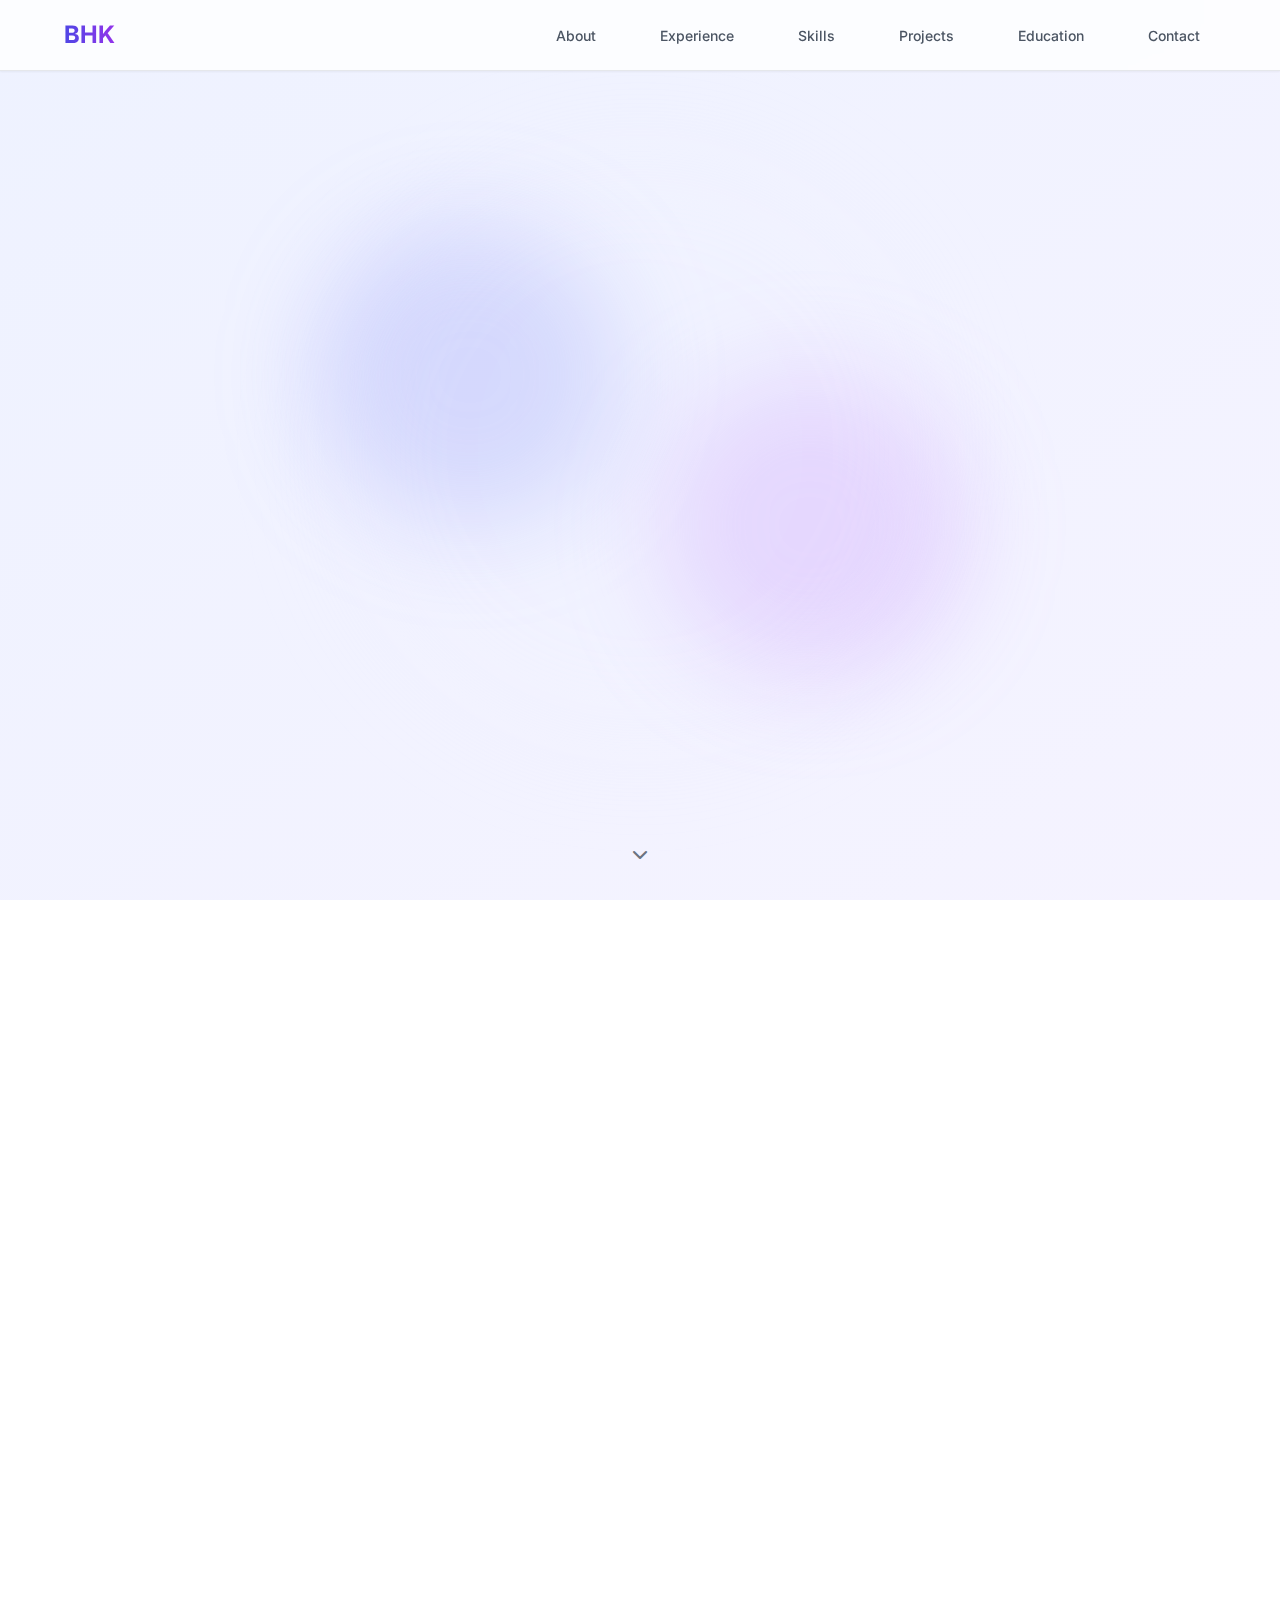
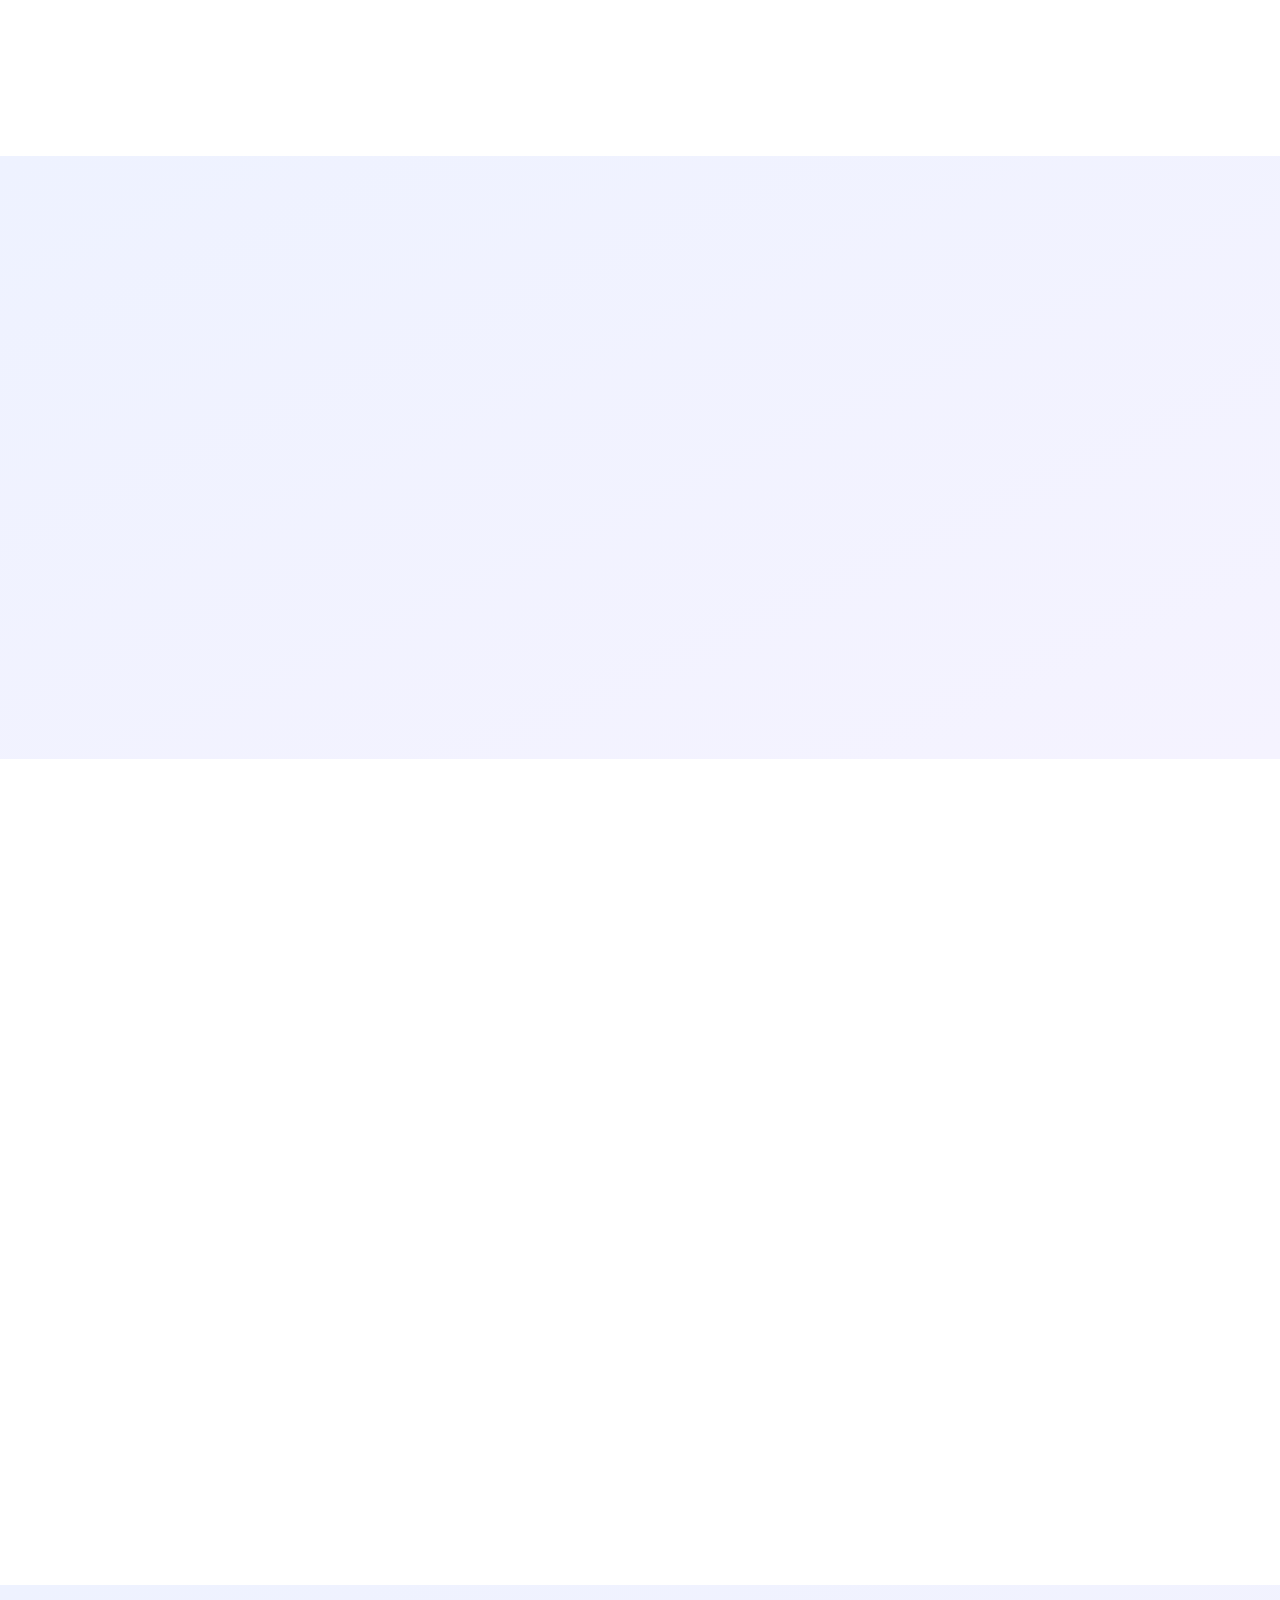
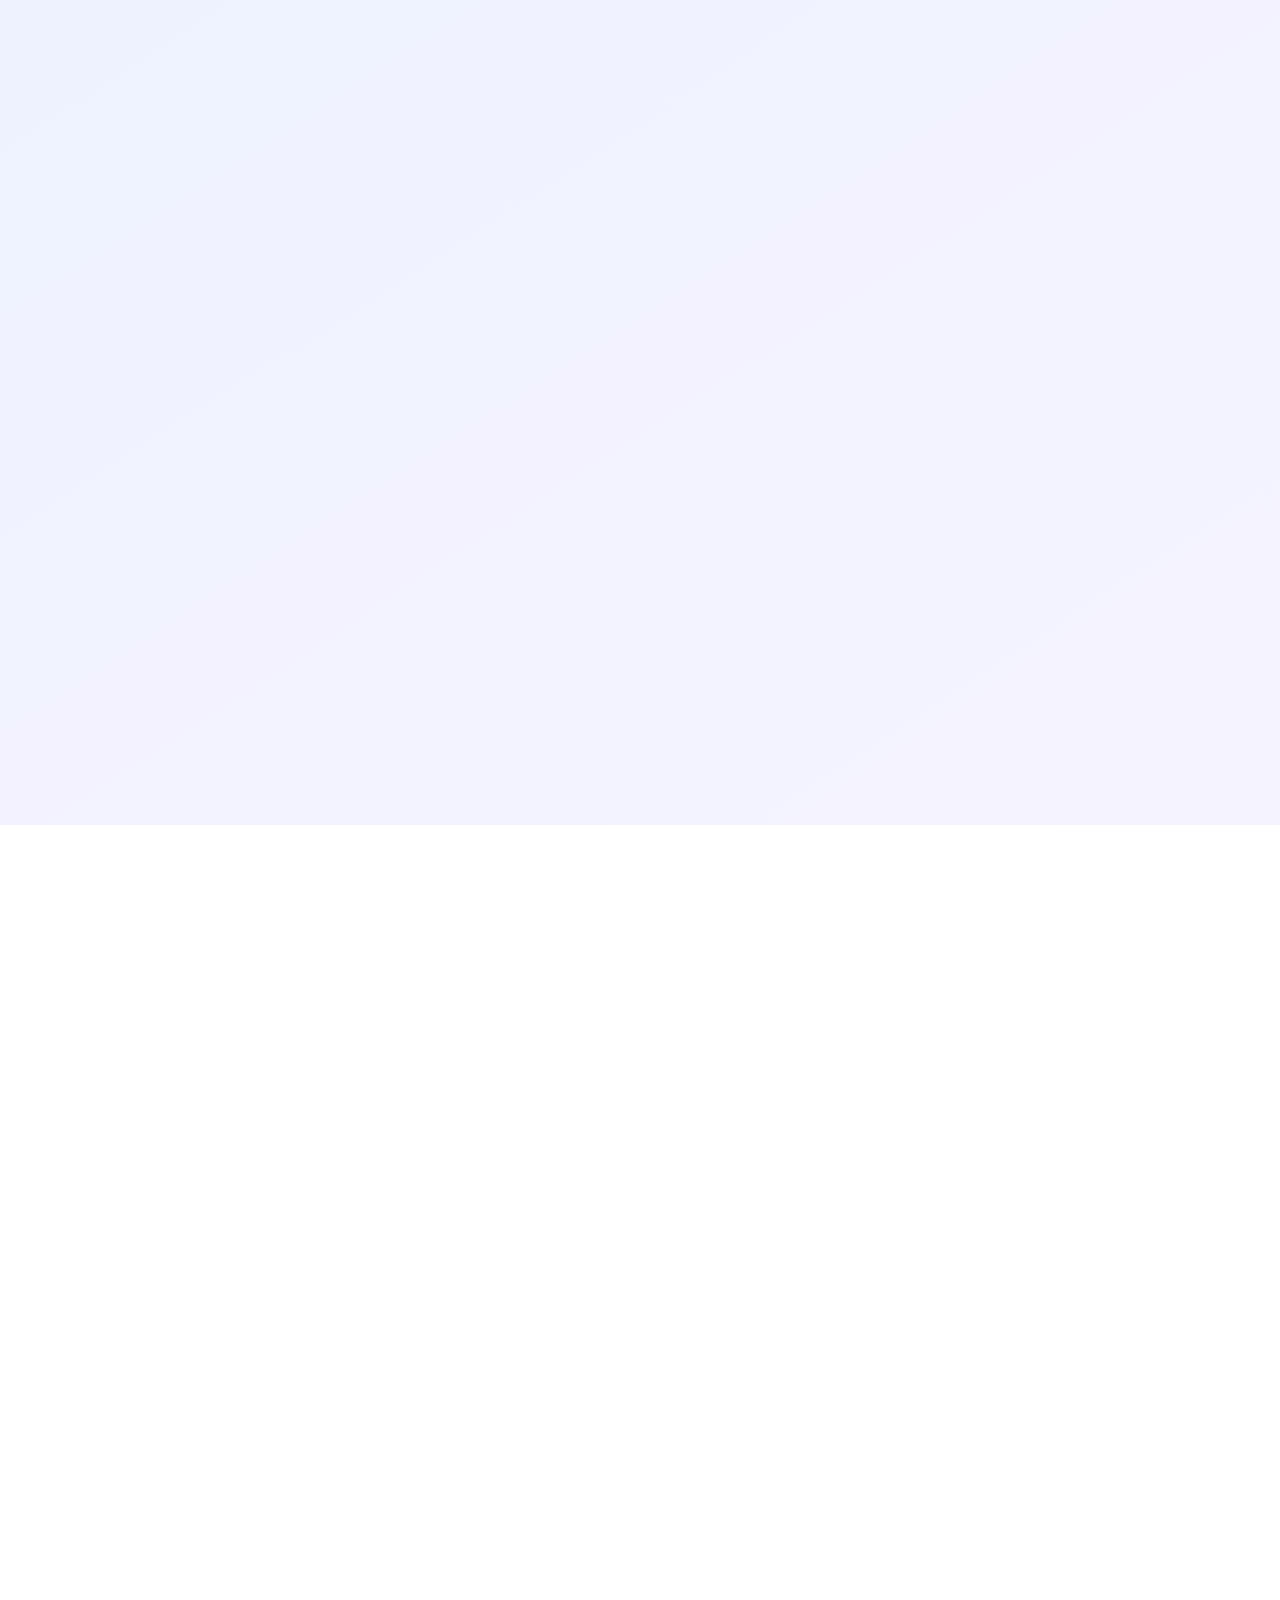
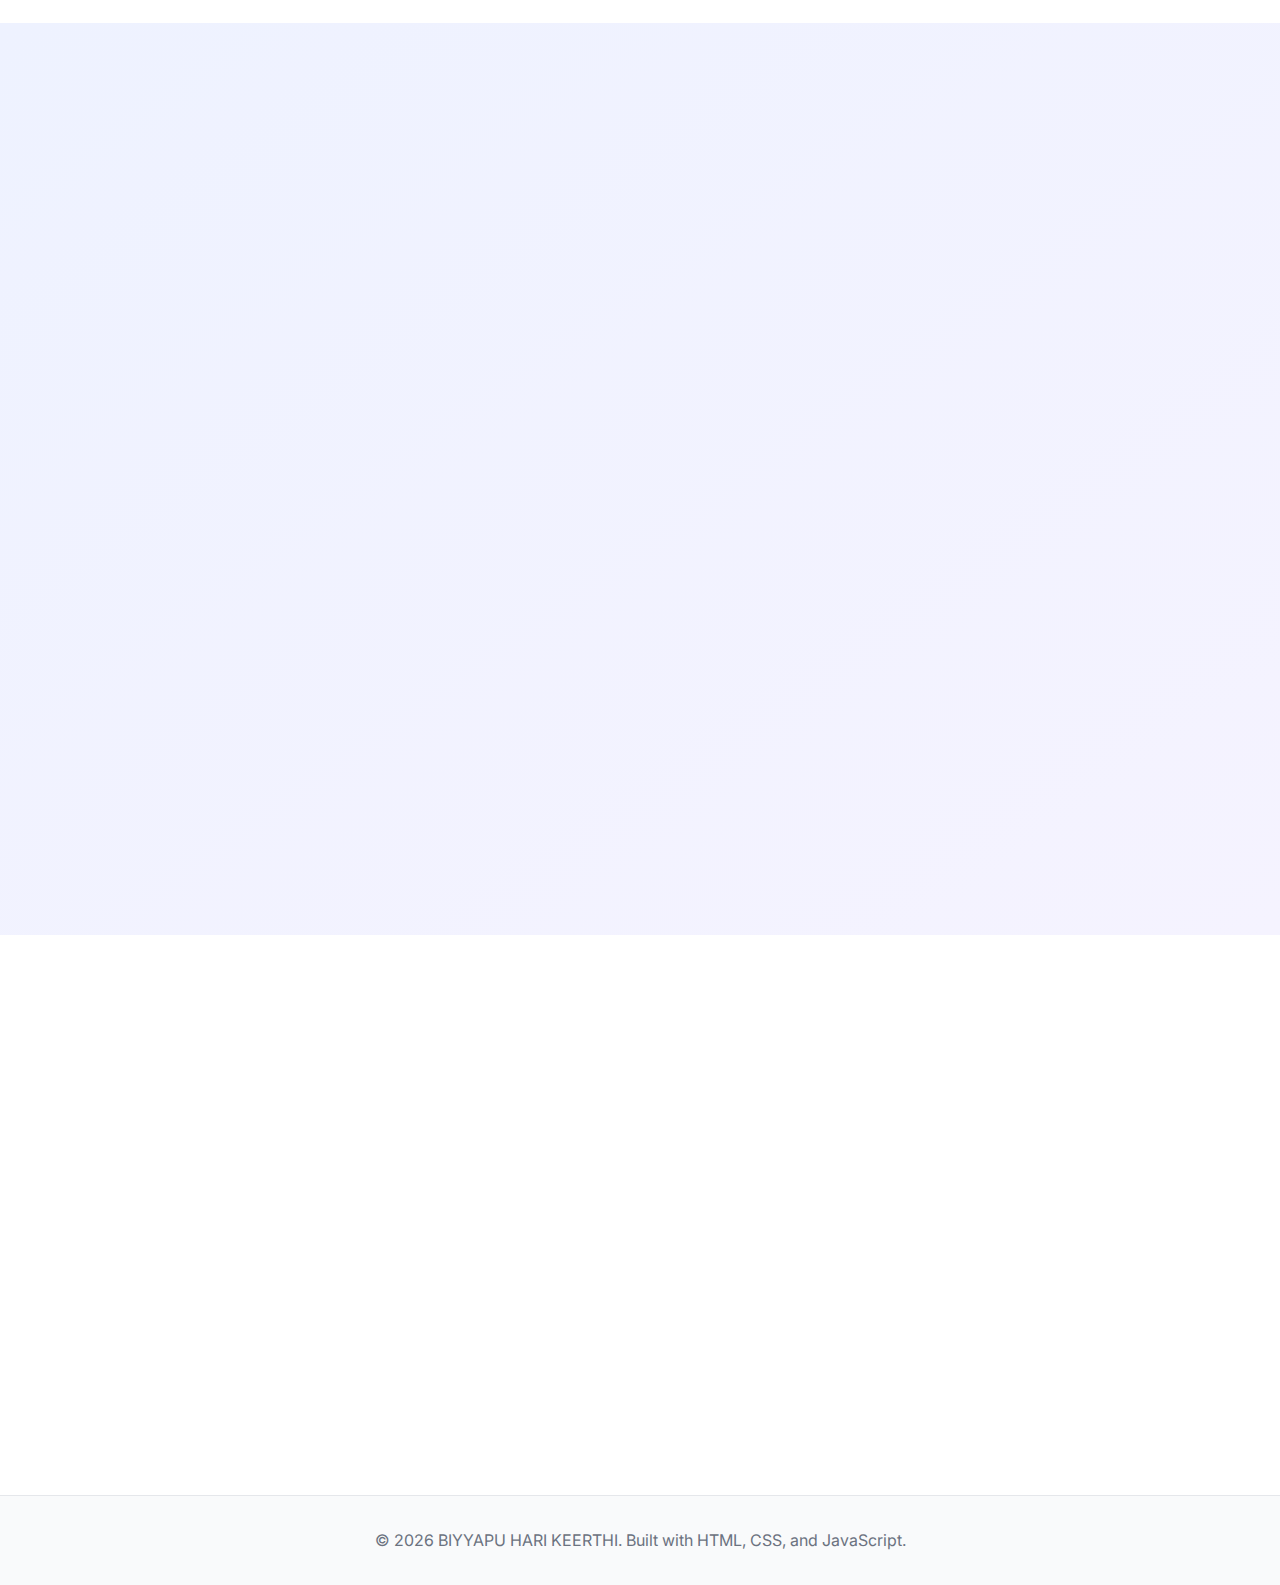
<file: index.html>
<!DOCTYPE html>
<html lang="en">

<head>
  <meta charset="UTF-8">
  <meta name="viewport" content="width=device-width, initial-scale=1.0">
  <title>Biyyapu Hari Keerthi - Portfolio</title>
  <link rel="stylesheet" href="styles.css">
  <link rel="stylesheet" href="https://cdnjs.cloudflare.com/ajax/libs/font-awesome/6.4.0/css/all.min.css">
  <link href="https://fonts.googleapis.com/css2?family=Inter:wght@300;400;500;600;700&display=swap" rel="stylesheet">
</head>

<body>
  <!-- Navigation -->
  <nav id="main-nav">
    <div class="container">
      <div class="nav-content">
        <div class="logo">BHK</div>
        <div class="nav-links">
          <button class="nav-link" data-section="about">About</button>
          <button class="nav-link" data-section="experience">Experience</button>
          <button class="nav-link" data-section="skills">Skills</button>
          <button class="nav-link" data-section="projects">Projects</button>
          <button class="nav-link" data-section="education">Education</button>
          <button class="nav-link" data-section="contact">Contact</button>
        </div>
      </div>
    </div>
  </nav>

  <!-- Hero Section -->
  <section id="hero" class="section">
    <div class="hero-bg">
      <div class="hero-blob hero-blob-1"></div>
      <div class="hero-blob hero-blob-2"></div>
      <div class="hero-blob hero-blob-3"></div>
    </div>
    <div class="container">
      <div class="hero-content">
        <h1 class="hero-title">
          <span id="firstName">BIYYAPU SAI HARI</span>
          <span id="lastName">KRISHNA</span>
        </h1>
        <p class="hero-subtitle" id="title"></p>
        <p class="hero-description" id="subtitle"></p>
        <div class="hero-buttons">
          <button class="btn btn-primary" data-section="projects">View My Work</button>
          <button class="btn btn-outline" data-section="contact">Get In Touch</button>
          <a href="https://drive.usercontent.google.com/u/0/uc?id=1Vz5a2u6YUtk91A5r5ov5plfCTFgwKi_d&export=download" download>
            <button class="btn btn-outline btn-download">
              <i class="fas fa-download"></i>
              Download Resume
            </button>
          </a>

        </div>
        <div class="social-links">
          <a href="#" id="github-link" target="_blank" class="social-link">
            <i class="fab fa-github"></i>
          </a>
          <a href="#" id="linkedin-link" target="_blank" class="social-link">
            <i class="fab fa-linkedin"></i>
          </a>
          <a href="#" id="email-link" class="social-link">
            <i class="fas fa-envelope"></i>
          </a>
        </div>
      </div>
    </div>
    <div class="scroll-indicator">
      <i class="fas fa-chevron-down"></i>
    </div>
  </section>

  <!-- About Section -->
  <section id="about" class="section">
    <div class="container">
      <div class="section-header">
        <h2 class="section-title">About Me</h2>
        <div class="section-divider"></div>
      </div>
      <div class="about-content">
        <div class="about-text">
          <div class="card gradient-card">
            <p id="about-description" class="about-paragraph"></p>
            <p id="about-objective" class="about-paragraph"></p>
            <div class="about-details">
              <div class="about-detail">
                <i class="fas fa-map-marker-alt"></i>
                <span id="location"></span>
              </div>
              <div class="about-detail">
                <i class="fas fa-phone"></i>
                <span id="phone"></span>
              </div>
            </div>
          </div>
        </div>
        <div class="about-skills">
          <div class="skill-card">
            <i class="fas fa-microchip"></i>
            <h3>Hardware & FPGA</h3>
            <p>Verilog HDL, FPGA Programming, ModelSim, Vivado</p>
          </div>
          <div class="skill-card">
            <i class="fas fa-brain"></i>
            <h3>AI & ML</h3>
            <p>Machine Learning, Deep Learning (CNN), Linear Regression</p>
          </div>
          <div class="skill-card">
            <i class="fas fa-database"></i>
            <h3>Data & Analytics</h3>
            <p>SQL, Power BI, Python (Pandas, NumPy)</p>
          </div>
          <div class="skill-card">
            <i class="fas fa-code"></i>
            <h3>Programming</h3>
            <p>Python, C++, C, HTML, CSS, Django</p>
          </div>
        </div>

      </div>
      <div class="interests-section">
        <h3>Areas of Interest</h3>
        <div class="interests-container" id="interests-container"></div>
      </div>
    </div>
  </section>

  <!-- Experience Section -->
  <section id="experience" class="section section-alt">
    <div class="container">
      <div class="section-header">
        <h2 class="section-title">Experience</h2>
        <div class="section-divider"></div>
      </div>
      <div class="experience-container" id="experience-container">
        <!-- Experience cards will be inserted here by JavaScript -->
      </div>
    </div>
  </section>

  <!-- Skills Section -->
  <section id="skills" class="section">
    <div class="container">
      <div class="section-header">
        <h2 class="section-title">Skills</h2>
        <div class="section-divider"></div>
      </div>
      <div class="skills-grid" id="skills-grid">
        <!-- Skill categories will be inserted here by JavaScript -->
      </div>
      <div class="soft-skills-section">
        <h3>Soft Skills</h3>
        <div class="soft-skills-container" id="soft-skills-container">
          <!-- Soft skills will be inserted here by JavaScript -->
        </div>
      </div>
    </div>
  </section>

  <!-- Projects Section -->
  <section id="projects" class="section section-alt">
    <div class="container">
      <div class="section-header">
        <h2 class="section-title">Featured Projects</h2>
        <div class="section-divider"></div>
      </div>
      <div class="projects-grid" id="projects-grid">
        <!-- Project cards will be inserted here by JavaScript -->
      </div>
    </div>
  </section>

  <!-- Education Section -->
  <section id="education" class="section">
    <div class="container">
      <div class="section-header">
        <h2 class="section-title">Education</h2>
        <div class="section-divider"></div>
      </div>
      <div class="education-container" id="education-container">
        <!-- Education cards will be inserted here by JavaScript -->
      </div>
    </div>
  </section>

  <!-- Achievements Section -->
  <section id="achievements" class="section section-alt">
    <div class="container">
      <div class="section-header">
        <h2 class="section-title">Achievements & Certifications</h2>
        <div class="section-divider"></div>
      </div>
      <div class="achievements-grid">
        <div class="achievements-column">
          <div class="card">
            <div class="card-header">
              <h3><i class="fas fa-award award-icon-yellow"></i> Achievements</h3>
            </div>
            <div class="card-content" id="achievements-container">
              <!-- Achievement items will be inserted here by JavaScript -->
            </div>
          </div>
        </div>
        <div class="achievements-column">
          <div class="card">
            <div class="card-header">
              <h3>
                <i class="fas fa-award award-icon-blue"></i> Certifications
                <span class="clickable-text">(clickable)</span>
              </h3>
            </div>
            <div class="card-content" id="certifications-container">
              <!-- Certification items will be inserted here by JavaScript -->
            </div>
          </div>
        </div>
      </div>
    </div>
  </section>

  <!-- Contact Section -->
  <section id="contact" class="section">
    <div class="container">
      <div class="section-header">
        <h2 class="section-title">Get In Touch</h2>
        <div class="section-divider"></div>
        <p class="section-description">
          I'm always open to discussing new opportunities, collaborations, or just having a chat about technology and
          innovation.
        </p>
      </div>
      <div class="contact-grid" id="contact-grid">
        <!-- Contact cards will be inserted here by JavaScript -->
      </div>
    </div>
  </section>

  <!-- Footer -->
  <footer>
    <div class="container">
      <p id="footer-text"></p>
    </div>
  </footer>

  <script src="script.js"></script>
</body>

</html>
</file>
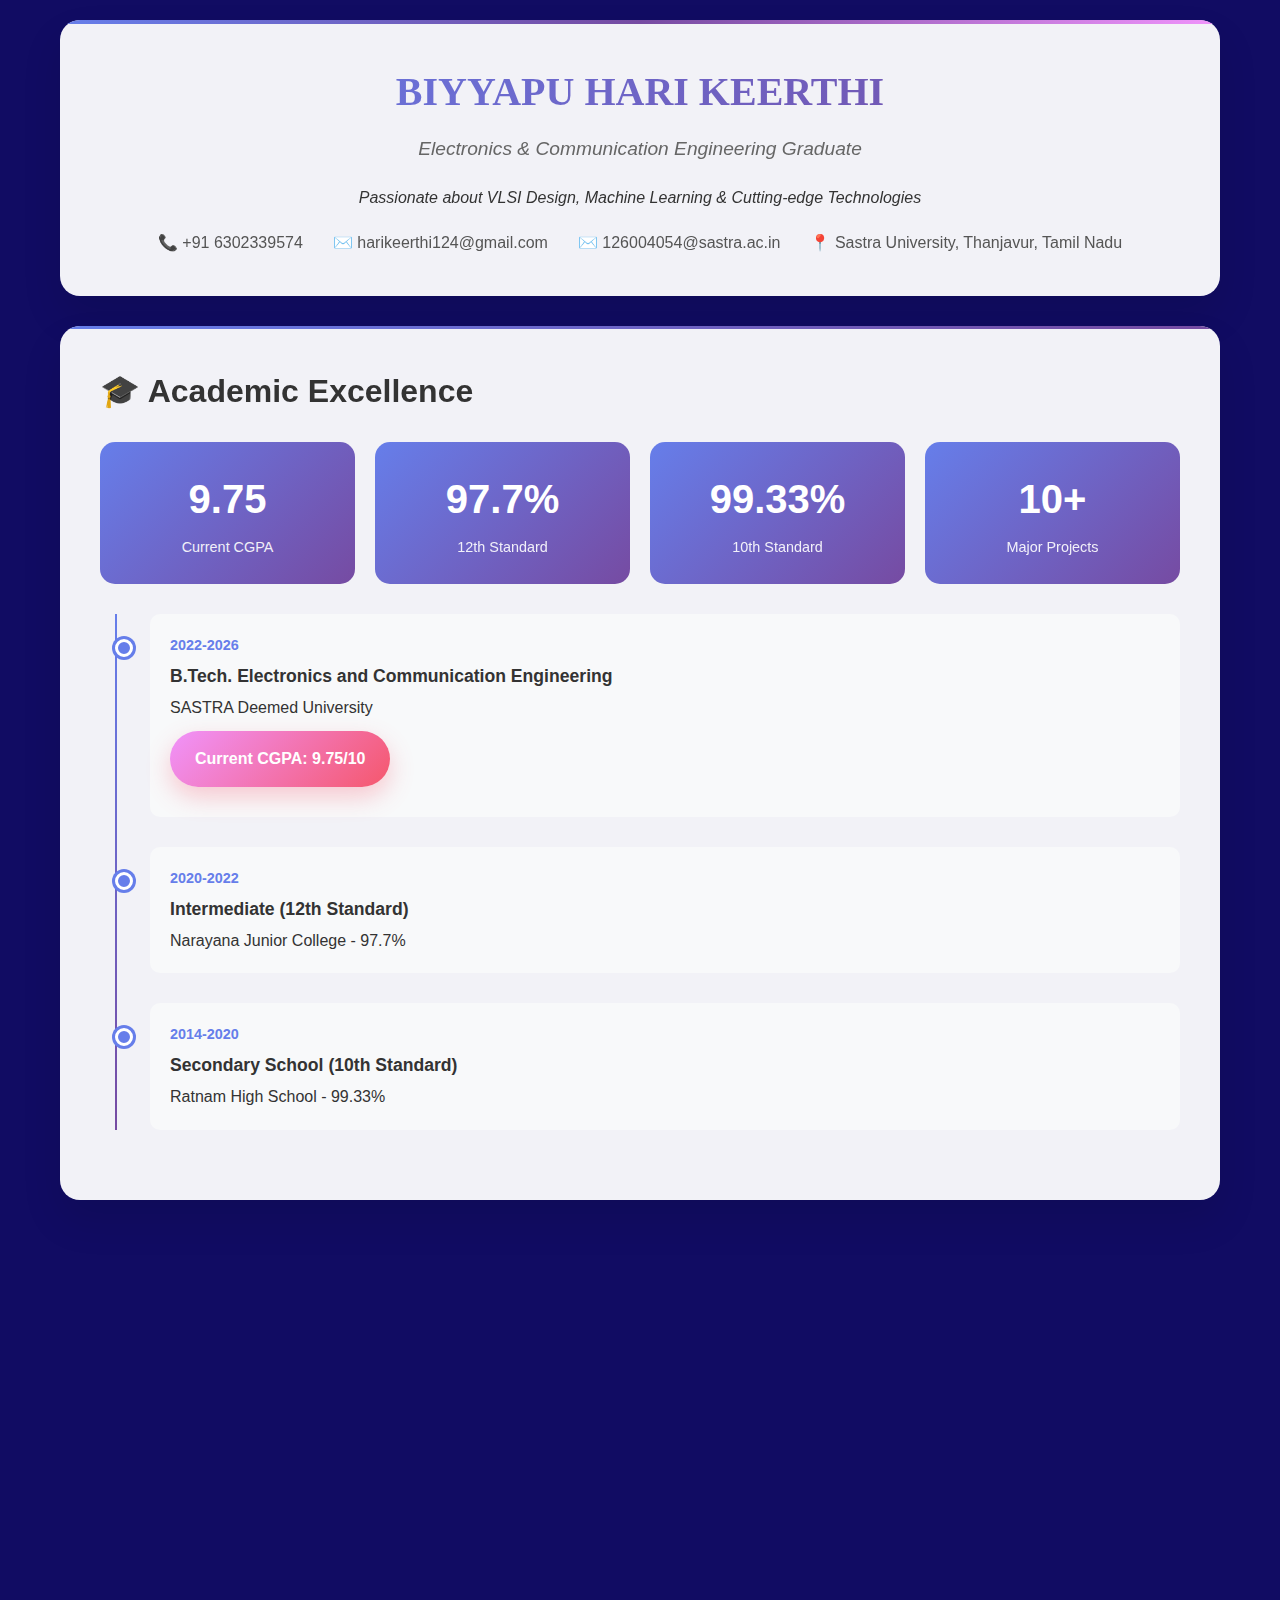
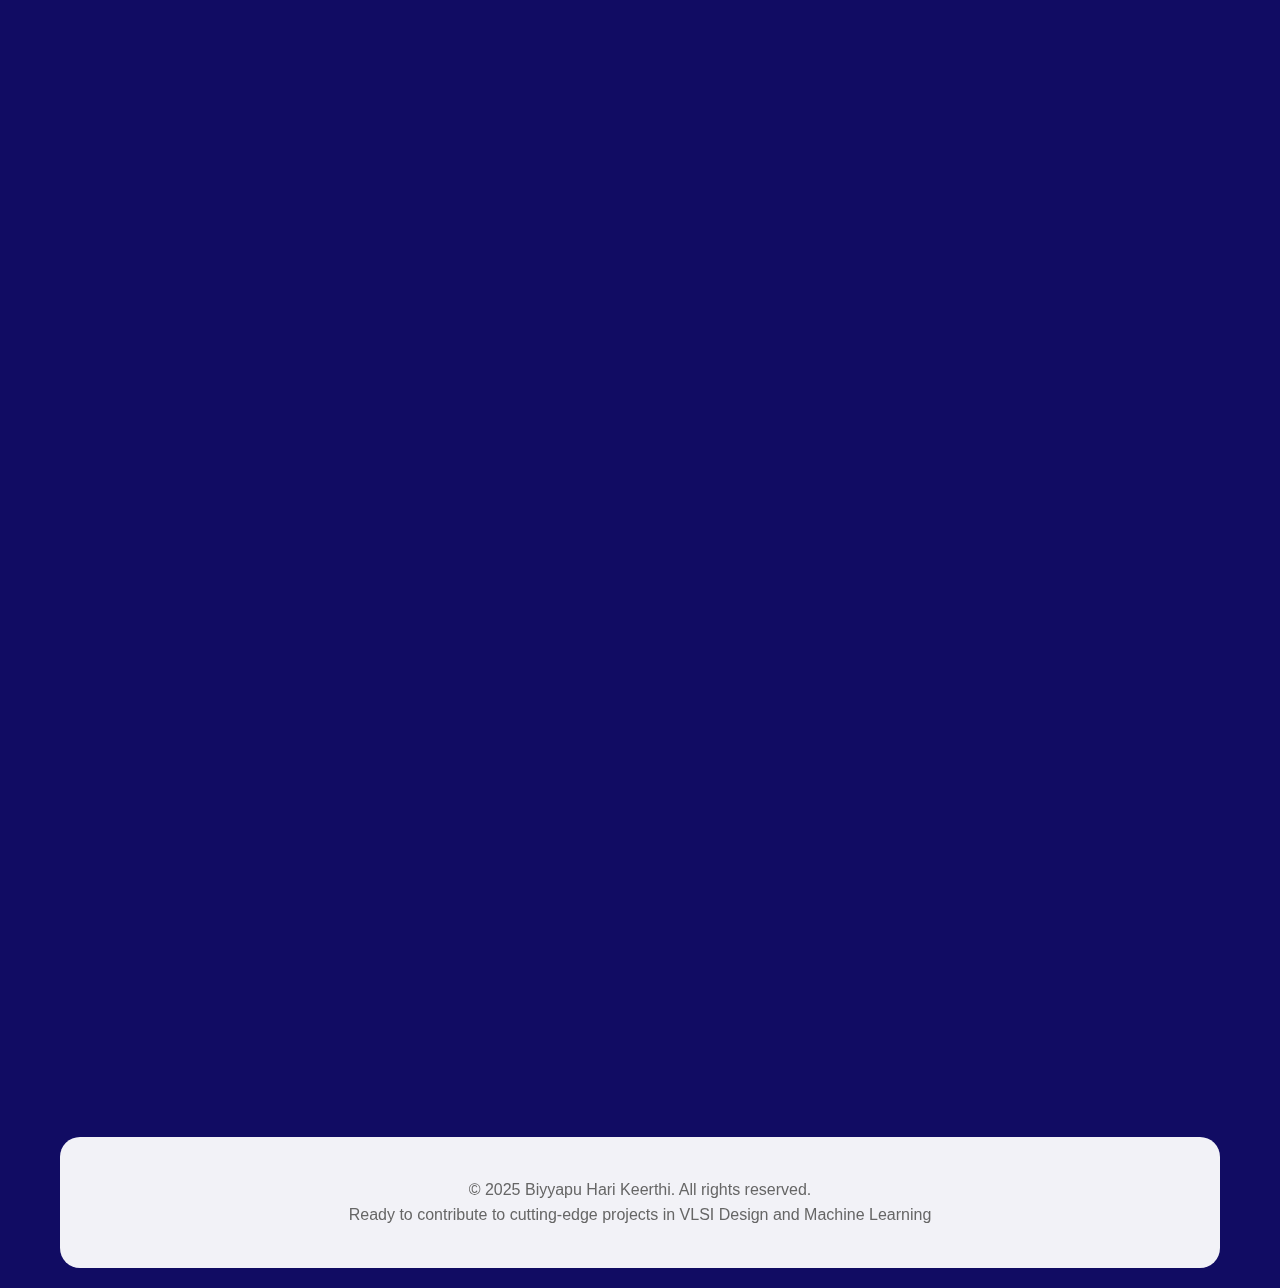
<file: portfolio.html>
<!DOCTYPE html>
<html lang="en">

<head>
    <meta charset="UTF-8">
    <meta name="viewport" content="width=device-width, initial-scale=1.0">
    <title>Biyyapu Hari Keerthi - Portfolio</title>
    <style>
        * {
            margin: 0;
            padding: 0;
            box-sizing: border-box;
        }

        body {
            font-family: 'Segoe UI', Tahoma, Geneva, Verdana, sans-serif;
            line-height: 1.6;
            color: #333;
            background: linear-gradient(135deg, #110c63 100%, #764ba2 0%);
            min-height: 100vh;
        }

        .container {
            max-width: 1200px;
            margin: 0 auto;
            padding: 20px;
        }

        .header {
            background: rgba(255, 255, 255, 0.95);
            backdrop-filter: blur(10px);
            border-radius: 20px;
            padding: 40px;
            margin-bottom: 30px;
            text-align: center;
            box-shadow: 0 20px 40px rgba(0, 0, 0, 0.1);
            position: relative;
            overflow: hidden;
        }

        .header::before {
            content: '';
            position: absolute;
            top: 0;
            left: 0;
            right: 0;
            height: 4px;
            background: linear-gradient(90deg, #667eea, #764ba2, #f093fb);
        }

        .header h1 {
            font-size: 2.5rem;
            margin-bottom: 10px;
            background: linear-gradient(135deg, #667eea, #764ba2);
            -webkit-background-clip: text;
            -webkit-text-fill-color: transparent;
            background-clip: text;
        }

        .header .subtitle {
            font-size: 1.2rem;
            color: #666;
            margin-bottom: 20px;
        }

        .contact-info {
            display: flex;
            justify-content: center;
            gap: 30px;
            flex-wrap: wrap;
            margin-top: 20px;
        }

        .contact-item {
            display: flex;
            align-items: center;
            gap: 8px;
            color: #555;
            text-decoration: none;
            transition: all 0.3s ease;
        }

        .contact-item:hover {
            color: #667eea;
            transform: translateY(-2px);
        }

        .section {
            background: rgba(255, 255, 255, 0.95);
            backdrop-filter: blur(10px);
            border-radius: 20px;
            padding: 40px;
            margin-bottom: 30px;
            box-shadow: 0 20px 40px rgba(0, 0, 0, 0.1);
            position: relative;
            overflow: hidden;
        }

        .section::before {
            content: '';
            position: absolute;
            top: 0;
            left: 0;
            right: 0;
            height: 3px;
            background: linear-gradient(90deg, #667eea, #764ba2);
        }

        .section h2 {
            font-size: 2rem;
            margin-bottom: 25px;
            color: #333;
            position: relative;
        }

        .stats-grid {
            display: grid;
            grid-template-columns: repeat(auto-fit, minmax(200px, 1fr));
            gap: 20px;
            margin-bottom: 30px;
        }

        .stat-card {
            background: linear-gradient(135deg, #667eea, #764ba2);
            color: white;
            padding: 25px;
            border-radius: 15px;
            text-align: center;
            transform: translateY(0);
            transition: all 0.3s ease;
        }

        .stat-card:hover {
            transform: translateY(-5px);
            box-shadow: 0 15px 30px rgba(102, 126, 234, 0.3);
        }

        .stat-number {
            font-size: 2.5rem;
            font-weight: bold;
            margin-bottom: 5px;
        }

        .stat-label {
            font-size: 0.9rem;
            opacity: 0.9;
        }

        .skills-grid {
            display: grid;
            grid-template-columns: repeat(auto-fit, minmax(250px, 1fr));
            gap: 25px;
        }

        .skill-category {
            background: #f8f9fa;
            padding: 25px;
            border-radius: 15px;
            border-left: 4px solid #667eea;
        }

        .skill-category h3 {
            color: #333;
            margin-bottom: 15px;
            font-size: 1.1rem;
        }

        .skill-tags {
            display: flex;
            flex-wrap: wrap;
            gap: 8px;
        }

        .skill-tag {
            background: linear-gradient(135deg, #667eea, #764ba2);
            color: white;
            padding: 5px 12px;
            border-radius: 20px;
            font-size: 0.85rem;
            transition: all 0.3s ease;
        }

        .skill-tag:hover {
            transform: scale(1.05);
            box-shadow: 0 5px 15px rgba(102, 126, 234, 0.3);
        }

        .projects-grid {
            display: grid;
            grid-template-columns: repeat(auto-fit, minmax(350px, 1fr));
            gap: 25px;
        }

        .project-card {
            background: #f8f9fa;
            padding: 25px;
            border-radius: 15px;
            transition: all 0.3s ease;
            border: 2px solid transparent;
            border-color: #667eea;
        }

        .project-card:hover {
            transform: translateY(-5px);
            border-color: #667eea;
            box-shadow: 0 15px 30px rgba(0, 0, 0, 0.1);
        }

        .project-title {
            font-size: 1.2rem;
            font-weight: bold;
            color: #333;
            margin-bottom: 10px;
        }

        .project-tech {
            color: #667eea;
            font-size: 0.9rem;
            margin-bottom: 15px;
            font-weight: 500;
        }

        .project-description {
            color: #666;
            line-height: 1.5;
        }

        .timeline {
            position: relative;
            padding-left: 30px;
        }

        .timeline::before {
            content: '';
            position: absolute;
            left: 15px;
            top: 0;
            bottom: 0;
            width: 2px;
            background: linear-gradient(to bottom, #667eea, #764ba2);
        }

        .timeline-item {
            position: relative;
            margin-bottom: 30px;
            background: #f8f9fa;
            padding: 20px;
            border-radius: 10px;
            margin-left: 20px;
        }

        .timeline-item::before {
            content: '';
            position: absolute;
            left: -35px;
            top: 25px;
            width: 12px;
            height: 12px;
            border-radius: 50%;
            background: #667eea;
            border: 3px solid white;
            box-shadow: 0 0 0 3px #667eea;
        }

        .timeline-date {
            color: #667eea;
            font-weight: bold;
            font-size: 0.9rem;
        }

        .timeline-title {
            font-size: 1.1rem;
            font-weight: bold;
            margin: 5px 0;
        }

        .achievements-list {
            list-style: none;
        }

        .achievement-item {
            background: #f8f9fa;
            padding: 15px;
            margin-bottom: 15px;
            border-radius: 10px;
            border-left: 4px solid #667eea;
            transition: all 0.3s ease;
        }

        .achievement-item:hover {
            transform: translateX(5px);
            box-shadow: 0 5px 15px rgba(102, 126, 234, 0.2);
        }

        .footer {
            text-align: center;
            padding: 40px;
            background: rgba(255, 255, 255, 0.95);
            backdrop-filter: blur(10px);
            border-radius: 20px;
            color: #666;
        }

        @media (max-width: 768px) {
            .header h1 {
                font-size: 2rem;
            }

            .contact-info {
                flex-direction: column;
                gap: 15px;
            }

            .section {
                padding: 25px;
            }

            .projects-grid,
            .skills-grid {
                grid-template-columns: 1fr;
            }
        }

        /* Animations */
        @keyframes fadeInUp {
            from {
                opacity: 0;
                transform: translateY(30px);
            }

            to {
                opacity: 1;
                transform: translateY(0);
            }
        }

        .section {
            animation: fadeInUp 0.6s ease-out;
        }

        .cgpa-highlight {
            background: linear-gradient(135deg, #f093fb, #f5576c);
            color: white;
            padding: 15px 25px;
            border-radius: 50px;
            display: inline-block;
            font-weight: bold;
            margin: 10px 0;
            box-shadow: 0 10px 25px rgba(245, 87, 108, 0.3);
        }
    </style>
</head>

<body>
    <div class="container">
        <!-- Header Section -->
        <div class="header">
            <h1 style="font-family: 'Times New Roman', Times, serif;">BIYYAPU HARI KEERTHI</h1>
            <p class="subtitle" style="font-style: italic;">Electronics & Communication Engineering Graduate</p>
            <p style="font-style: italic;">Passionate about VLSI Design, Machine Learning & Cutting-edge Technologies</p>

            <div class="contact-info">
                <a href="tel:6302339574" class="contact-item">
                    📞 +91 6302339574
                </a>
                <a href="mailto:harikeerthi124@gmail.com" class="contact-item">
                    ✉️ harikeerthi124@gmail.com
                </a>
                <a href="mailto:126004054@sastra.ac.in" class="contact-item">
                    ✉️ 126004054@sastra.ac.in
                </a>
                <div class="contact-item">
                    📍 Sastra University, Thanjavur, Tamil Nadu
                </div>
            </div>
        </div>

        <!-- Academic Excellence Section -->
        <div class="section">
            <h2>🎓 Academic Excellence</h2>
            <div class="stats-grid">
                <div class="stat-card">
                    <div class="stat-number">9.75</div>
                    <div class="stat-label">Current CGPA</div>
                </div>
                <div class="stat-card">
                    <div class="stat-number">97.7%</div>
                    <div class="stat-label">12th Standard</div>
                </div>
                <div class="stat-card">
                    <div class="stat-number">99.33%</div>
                    <div class="stat-label">10th Standard</div>
                </div>
                <div class="stat-card">
                    <div class="stat-number">10+</div>
                    <div class="stat-label">Major Projects</div>
                </div>
            </div>

            <div class="timeline">
                <div class="timeline-item">
                    <div class="timeline-date">2022-2026</div>
                    <div class="timeline-title">B.Tech. Electronics and Communication Engineering</div>
                    <p>SASTRA Deemed University</p>
                    <div class="cgpa-highlight">Current CGPA: 9.75/10</div>
                </div>
                <div class="timeline-item">
                    <div class="timeline-date">2020-2022</div>
                    <div class="timeline-title">Intermediate (12th Standard)</div>
                    <p>Narayana Junior College - 97.7%</p>
                </div>
                <div class="timeline-item">
                    <div class="timeline-date">2014-2020</div>
                    <div class="timeline-title">Secondary School (10th Standard)</div>
                    <p>Ratnam High School - 99.33%</p>
                </div>
            </div>
        </div>

        <!-- Technical Skills Section -->
        <div class="section">
            <h2>💻 Technical Skills</h2>
            <div class="skills-grid">
                <div class="skill-category">
                    <h3>Hardware Description & VLSI</h3>
                    <div class="skill-tags">
                        <span class="skill-tag">Verilog HDL</span>
                        <span class="skill-tag">FPGA Programming</span>
                        <span class="skill-tag">Semi-custom VLSI</span>
                        <span class="skill-tag">Full-custom VLSI</span>
                    </div>
                </div>
                <div class="skill-category">
                    <h3>Programming Languages</h3>
                    <div class="skill-tags">
                        <span class="skill-tag">Python</span>
                        <span class="skill-tag">C++</span>
                        <span class="skill-tag">C</span>
                        <span class="skill-tag">Java</span>
                        <span class="skill-tag">SQL</span>
                    </div>
                </div>

                <div class="skill-category">
                    <h3>Web Development</h3>
                    <div class="skill-tags">
                        <span class="skill-tag">Django</span>
                        <span class="skill-tag">HTML</span>
                        <span class="skill-tag">CSS</span>
                    </div>
                </div>
                <div class="skill-category">
                    <h3>Design Tools</h3>
                    <div class="skill-tags">
                        <span class="skill-tag">Cadence</span>
                        <span class="skill-tag">ModelSim</span>
                        <span class="skill-tag">Quartus</span>
                        <span class="skill-tag">Xilinx Vivado</span>
                        <span class="skill-tag">MATLAB</span>
                        <span class="skill-tag">CST</span>
                        <span class="skill-tag">LT Spice</span>
                        <span class="skill-tag">Power BI</span>
                    </div>
                </div>
            </div>
        </div>

        <!-- Featured Projects Section -->
        <div class="section">
            <h2>🚀 Featured Projects</h2>
            <div class="projects-grid">
                <div class="project-card">
                    <div class="project-title">Sea Debris Detection using Deep Learning</div>
                    <div class="project-tech">InceptionResNetV2, Python, Google Colab, COCO Dataset</div>
                    <div class="project-description">
                        Built a Deep Learning model using InceptionResNetV2 for feature extraction to detect sea debris
                        among sea creatures, contributing to marine conservation efforts.
                    </div>
                </div>

                <div class="project-card">
                    <div class="project-title">Real-Time Water Quality Detection</div>
                    <div class="project-tech">CNN-LSTM Hybrid, Arduino, Anvil, Python</div>
                    <div class="project-description">
                        Developed "Waqua" app with hybrid CNN-LSTM model for real-time water quality assessment using
                        Arduino-integrated sensors for turbidity, TDS, and temperature.
                    </div>
                </div>

                <div class="project-card">
                    <div class="project-title">Machine Failure Prediction</div>
                    <div class="project-tech">Random Forest, Python, Scikit-learn, Pandas</div>
                    <div class="project-description">
                        Engineered a predictive maintenance system analyzing sensor data to enable early detection of
                        machine failures and minimize unplanned downtime.
                    </div>
                </div>

                <div class="project-card">
                    <div class="project-title">Digital to Analog Converter (DAC) - VLSI</div>
                    <div class="project-tech">Cadence, GPDK180, GDSII</div>
                    <div class="project-description">
                        Designed DAC using nmos/pmos transistors, built layout following design rules, passed DRC and
                        LVS verification, generated fabrication-ready GDSII file.
                    </div>
                </div>

                <div class="project-card">
                    <div class="project-title">Temperature Sensor Design</div>
                    <div class="project-tech">CST Microwave Studio</div>
                    <div class="project-description">
                        Designed innovative fabric-based temperature sensor with substrate and patch that changes
                        resonant frequency according to body temperature variations.
                    </div>
                </div>

                <div class="project-card">
                    <div class="project-title">FPGA Vending Machine</div>
                    <div class="project-tech">Verilog, MAX10 FPGA, ModelSim, Quartus Prime</div>
                    <div class="project-description">
                        Implemented a complete vending machine system on FPGA with Verilog, including testbench
                        verification and RTL schematic generation.
                    </div>
                </div>

                <div class="project-card">
                    <div class="project-title">Car Price Prediction</div>
                    <div class="project-tech">Linear Regression, Python, Google Colab</div>
                    <div class="project-description">
                        Developed a car price prediction model using Linear Regression trained on over 1000 instances,
                        enabling accurate price estimation for new features.
                    </div>
                </div>

                <div class="project-card">
                    <div class="project-title">Mini Radio Station using Adalm Pluto</div>
                    <div class="project-tech">Matlab</div>
                    <div class="project-description">
                        Built a basic radio transmission system using Adalm Pluto SDR and Matlab for signal generation
                        and modulation.
                    </div>
                </div>

                <div class="project-card">
                    <div class="project-title">Multiplexer Design - VLSI</div>
                    <div class="project-tech">Cadence, GPDK180, GDSII</div>
                    <div class="project-description">
                        Designed a multiplexer using nmos/pmos transistors, created layout adhering to design rules,
                        passed DRC and LVS, and generated fabrication-ready GDSII file.
                    </div>
                </div>

                <div class="project-card">
                    <div class="project-title">Dehydration Sensor Design</div>
                    <div class="project-tech">CST Microwave Studio</div>
                    <div class="project-description">
                        Designed non-invasive dehydration sensor using microwave resonant frequency shift, with
                        reflection coefficient up to -35 dB, operating from 0.9 to 10 GHz.
                    </div>
                </div>

            </div>
        </div>

        <!-- Experience Section -->
        <div class="section">
            <h2>💼 Professional Experience</h2>
            <div class="timeline">
                <div class="timeline-item">
                    <div class="timeline-date">June 16-21, 2025</div>
                    <div class="timeline-title">Full Custom VLSI: Front End & Physical Design With 180nm Technode</div>
                    <p>Gained hands-on experience with CADENCE tools, designed various gates using different CMOS
                        technologies, analyzed performance metrics, created ring oscillators, and developed amplifier
                        circuits from transistor level to layout with GDSII file generation.</p>
                </div>
            </div>
        </div>

        <!-- Achievements Section -->
        <div class="section">
            <h2>🏆 Achievements & Recognition</h2>
            <ul class="achievements-list">
                <li class="achievement-item">
                    🥉 <strong>3rd Place</strong> - Logic Gates Competition by ASCIEE Organisation, SASTRA University
                </li>
                <li class="achievement-item">
                    🎓 <strong>Minor Specialization</strong> - Currently pursuing AI & Machine Learning specialization
                </li>
                <li class="achievement-item">
                    🌟 <strong>Blue Star Scholarship</strong> - Awarded company scholarship for academic excellence
                </li>
                <li class="achievement-item">
                    🏛️ <strong>NSP Scholarship</strong> - National Scholarship Portal recognition
                </li>
                <li class="achievement-item">
                    💼 <strong>Temenos Scholarship</strong> - Industry-sponsored scholarship recipient
                </li>
            </ul>
        </div>

        <!-- Certifications Section -->
        <div class="section">
            <h2>📜 Certifications</h2>
            <div class="skills-grid">
                <div class="skill-category">
                    <h3>VLSI & Hardware</h3>
                    <div class="skill-tags">
                        <span class="skill-tag">Digital Design Prototyping (FPGA)</span>
                        <span class="skill-tag">VLSI for Beginners - NIELIT</span>
                        <span class="skill-tag">Verilog Workshop - ASCIEE</span>
                        <span class="skill-tag">LT Spice Workshop - ASCIEE</span>
                    </div>
                </div>
                <div class="skill-category">
                    <h3>AI/ML & Programming</h3>
                    <div class="skill-tags">
                        <span class="skill-tag">Machine Learning</span>
                        <span class="skill-tag">Deep Learning: CNN</span>
                        <span class="skill-tag">Arduino Programming</span>
                    </div>
                </div>
                <div class="skill-category">
                    <h3>MATLAB & Simulation</h3>
                    <div class="skill-tags">
                        <span class="skill-tag">MATLAB Onramp</span>
                        <span class="skill-tag">SIMULINK Onramp</span>
                    </div>
                </div>
            </div>
        </div>

        <!-- Footer -->
        <div class="footer">
            <p>© 2025 Biyyapu Hari Keerthi. All rights reserved.</p>
            <p>Ready to contribute to cutting-edge projects in VLSI Design and Machine Learning</p>
        </div>
    </div>

    <script>
        // Add smooth scrolling animation
        const observerOptions = {
            threshold: 0.1,
            rootMargin: '0px 0px -50px 0px'
        };

        const observer = new IntersectionObserver((entries) => {
            entries.forEach(entry => {
                if (entry.isIntersecting) {
                    entry.target.style.opacity = '1';
                    entry.target.style.transform = 'translateY(0)';
                }
            });
        }, observerOptions);

        // Observe all sections
        document.querySelectorAll('.section').forEach(section => {
            section.style.opacity = '0';
            section.style.transform = 'translateY(30px)';
            section.style.transition = 'all 0.6s ease-out';
            observer.observe(section);
        });

        // Add hover effects for project cards
        document.querySelectorAll('.project-card').forEach(card => {
            card.addEventListener('mouseenter', () => {
                card.style.transform = 'translateY(-8px) scale(1.02)';
            });

            card.addEventListener('mouseleave', () => {
                card.style.transform = 'translateY(0) scale(1)';
            });
        });

        // Add click effect for skill tags
        document.querySelectorAll('.skill-tag').forEach(tag => {
            tag.addEventListener('click', () => {
                tag.style.animation = 'pulse 0.3s ease-in-out';
                setTimeout(() => {
                    tag.style.animation = '';
                }, 300);
            });
        });

        // Add pulse animation
        const style = document.createElement('style');
        style.textContent = `
            @keyframes pulse {
                0% { transform: scale(1); }
                50% { transform: scale(1.1); }
                100% { transform: scale(1); }
            }
        `;
        document.head.appendChild(style);
    </script>
</body>

</html>
</file>
<file: styles.css>
/* Base Styles */
:root {
  --primary-color: #4f46e5;
  --primary-light: #818cf8;
  --primary-dark: #3730a3;
  --secondary-color: #9333ea;
  --secondary-light: #c084fc;
  --secondary-dark: #6b21a8;
  --text-dark: #1f2937;
  --text-medium: #4b5563;
  --text-light: #6b7280;
  --background-light: #ffffff;
  --background-alt: #f3f4f6;
  --background-gradient-1: #eef2ff;
  --background-gradient-2: #f5f3ff;
  --border-color: #e5e7eb;
  --shadow-sm: 0 1px 2px 0 rgba(0, 0, 0, 0.05);
  --shadow: 0 4px 6px -1px rgba(0, 0, 0, 0.1), 0 2px 4px -1px rgba(0, 0, 0, 0.06);
  --shadow-md: 0 10px 15px -3px rgba(0, 0, 0, 0.1), 0 4px 6px -2px rgba(0, 0, 0, 0.05);
  --shadow-lg: 0 20px 25px -5px rgba(0, 0, 0, 0.1), 0 10px 10px -5px rgba(0, 0, 0, 0.04);
  --border-radius: 0.5rem;
  --transition: all 0.3s ease;
}

* {
  margin: 0;
  padding: 0;
  box-sizing: border-box;
}

body {
  font-family: 'Inter', sans-serif;
  color: var(--text-dark);
  background: var(--background-light);
  line-height: 1.6;
}

.container {
  width: 100%;
  max-width: 1200px;
  margin: 0 auto;
  padding: 0 1.5rem;
}

/* Typography */
h1, h2, h3, h4, h5, h6 {
  font-weight: 700;
  line-height: 1.2;
}

a {
  text-decoration: none;
  color: inherit;
}

button {
  cursor: pointer;
  font-family: inherit;
}

/* Navigation */
#main-nav {
  position: fixed;
  top: 0;
  left: 0;
  right: 0;
  z-index: 1000;
  background-color: rgba(255, 255, 255, 0.8);
  backdrop-filter: blur(10px);
  border-bottom: 1px solid var(--border-color);
  box-shadow: var(--shadow-sm);
  transition: transform 0.3s ease;
}

.nav-content {
  display: flex;
  justify-content: space-between;
  align-items: center;
  padding: 1rem 0;
}

.logo {
  font-size: 1.5rem;
  font-weight: 700;
  background: linear-gradient(to right, var(--primary-color), var(--secondary-color));
  -webkit-background-clip: text;
  background-clip: text;
  color: transparent;
  transition: var(--transition);
}

.logo:hover {
  transform: scale(1.05);
}

.nav-links {
  display: none;
}

.nav-link {
  background: none;
  border: none;
  font-size: 0.875rem;
  font-weight: 500;
  color: var(--text-medium);
  padding: 0.5rem 1rem;
  transition: var(--transition);
}

.nav-link:hover {
  color: var(--text-dark);
}

.nav-link.active {
  color: var(--primary-color);
}

/* Hero Section */
#hero {
  min-height: 100vh;
  display: flex;
  align-items: center;
  justify-content: center;
  position: relative;
  overflow: hidden;
}

.hero-bg {
  position: absolute;
  inset: 0;
  z-index: -1;
  background: linear-gradient(to bottom right, var(--background-gradient-1), var(--background-gradient-2));
}

.hero-blob {
  position: absolute;
  border-radius: 50%;
  filter: blur(50px);
}

.hero-blob-1 {
  top: 25%;
  left: 25%;
  width: 300px;
  height: 300px;
  background-color: rgba(129, 140, 248, 0.3);
  animation: float 8s ease-in-out infinite;
}

.hero-blob-2 {
  bottom: 25%;
  right: 25%;
  width: 300px;
  height: 300px;
  background-color: rgba(192, 132, 252, 0.3);
  animation: float 10s ease-in-out infinite 1s;
}

.hero-blob-3 {
  top: 50%;
  left: 50%;
  transform: translate(-50%, -50%);
  width: 600px;
  height: 600px;
  background: radial-gradient(circle, rgba(238, 242, 255, 0.2), rgba(245, 243, 255, 0.2));
}

@keyframes float {
  0% {
    transform: translateY(0);
  }
  50% {
    transform: translateY(-20px);
  }
  100% {
    transform: translateY(0);
  }
}

.hero-content {
  text-align: center;
  max-width: 800px;
  margin: 0 auto;
  padding: 2rem 0;
}

.hero-title {
  font-size: 2.5rem;
  margin-bottom: 1rem;
  opacity: 0;
  transform: translateY(20px);
  animation: fadeInUp 0.8s forwards 0.2s;
}

#firstName {
  display: block;
}

#lastName {
  display: block;
  background: linear-gradient(to right, var(--primary-color), var(--secondary-color));
  -webkit-background-clip: text;
  background-clip: text;
  color: transparent;
  animation: gradientShift 3s infinite;
}

@keyframes gradientShift {
  0% {
    background-position: 0% 50%;
  }
  50% {
    background-position: 100% 50%;
  }
  100% {
    background-position: 0% 50%;
  }
}

.hero-subtitle {
  font-size: 1.5rem;
  color: var(--text-medium);
  margin-bottom: 0.5rem;
  opacity: 0;
  transform: translateY(20px);
  animation: fadeInUp 0.8s forwards 0.4s;
}

.hero-description {
  font-size: 1.125rem;
  color: var(--text-light);
  margin-bottom: 2rem;
  opacity: 0;
  transform: translateY(20px);
  animation: fadeInUp 0.8s forwards 0.5s;
}

.hero-buttons {
  display: flex;
  flex-wrap: wrap;
  justify-content: center;
  gap: 1rem;
  margin-bottom: 2rem;
  opacity: 0;
  transform: translateY(20px);
  animation: fadeInUp 0.8s forwards 0.6s;
}

.btn {
  display: inline-flex;
  align-items: center;
  justify-content: center;
  padding: 0.75rem 2rem;
  border-radius: 9999px;
  font-weight: 500;
  transition: var(--transition);
  box-shadow: var(--shadow);
}

.btn:hover {
  transform: translateY(-2px);
  box-shadow: var(--shadow-md);
}

.btn:active {
  transform: translateY(0);
}

.btn-primary {
  background: linear-gradient(to right, var(--primary-color), var(--secondary-color));
  color: white;
  border: none;
}

.btn-outline {
  background: transparent;
  border: 1px solid var(--border-color);
  color: var(--text-medium);
}

.btn-outline:hover {
  background-color: rgba(0, 0, 0, 0.05);
}

.btn-download {
  border-color: var(--primary-light);
  color: var(--primary-color);
}

.btn-download:hover {
  background-color: rgba(79, 70, 229, 0.05);
}

.btn i {
  margin-right: 0.5rem;
}

.social-links {
  display: flex;
  justify-content: center;
  gap: 1.5rem;
  opacity: 0;
  transform: translateY(20px);
  animation: fadeInUp 0.8s forwards 0.8s;
}

.social-link {
  display: flex;
  align-items: center;
  justify-content: center;
  width: 3rem;
  height: 3rem;
  border-radius: 50%;
  color: var(--text-medium);
  transition: var(--transition);
}

.social-link:hover {
  color: var(--text-dark);
  background-color: rgba(0, 0, 0, 0.05);
  transform: rotate(360deg) scale(1.2);
}

.scroll-indicator {
  position: absolute;
  bottom: 2rem;
  left: 50%;
  transform: translateX(-50%);
  color: var(--text-light);
  animation: bounce 2s infinite;
}

@keyframes bounce {
  0%, 20%, 50%, 80%, 100% {
    transform: translateY(0) translateX(-50%);
  }
  40% {
    transform: translateY(-10px) translateX(-50%);
  }
  60% {
    transform: translateY(-5px) translateX(-50%);
  }
}

/* Section Styles */
.section {
  padding: 5rem 0;
}

.section-alt {
  background: linear-gradient(to bottom right, var(--background-gradient-1), var(--background-gradient-2));
}

.section-header {
  text-align: center;
  margin-bottom: 4rem;
  opacity: 0;
  transform: translateY(20px);
}

.section-title {
  font-size: 2.5rem;
  margin-bottom: 1.5rem;
}

.section-divider {
  width: 6rem;
  height: 0.25rem;
  background: linear-gradient(to right, var(--primary-color), var(--secondary-color));
  margin: 0 auto 2rem;
}

.section-description {
  max-width: 36rem;
  margin: 0 auto;
  color: var(--text-medium);
  font-size: 1.125rem;
}

/* About Section */
.about-content {
  display: grid;
  grid-template-columns: 1fr;
  gap: 3rem;
  margin-bottom: 4rem;
}

.about-text {
  opacity: 0;
  transform: translateX(-20px);
}

.about-skills {
  display: grid;
  grid-template-columns: repeat(auto-fill, minmax(140px, 1fr));
  gap: 1.5rem;
  opacity: 0;
  transform: translateX(20px);
}

.about-paragraph {
  margin-bottom: 1.5rem;
  color: var(--text-medium);
  font-size: 1.125rem;
}

.about-details {
  display: flex;
  flex-wrap: wrap;
  gap: 1rem;
}

.about-detail {
  display: flex;
  align-items: center;
  color: var(--text-medium);
}

.about-detail i {
  margin-right: 0.5rem;
  color: var(--primary-color);
}

.skill-card {
  background-color: white;
  border: 1px solid var(--border-color);
  border-radius: var(--border-radius);
  padding: 1.5rem;
  box-shadow: var(--shadow);
  transition: var(--transition);
}

.skill-card:hover {
  transform: scale(1.05) rotateY(10deg);
  box-shadow: var(--shadow-md);
}

.skill-card i {
  font-size: 2rem;
  margin-bottom: 1rem;
  color: var(--primary-color);
}

.skill-card h3 {
  margin-bottom: 0.5rem;
  font-size: 1.125rem;
}

.skill-card p {
  color: var(--text-light);
  font-size: 0.875rem;
}

.interests-section {
  text-align: center;
  opacity: 0;
  transform: translateY(20px);
}

.interests-section h3 {
  font-size: 1.5rem;
  margin-bottom: 1.5rem;
}

.interests-container {
  display: flex;
  flex-wrap: wrap;
  justify-content: center;
  gap: 0.75rem;
}

.interest-badge {
  background: linear-gradient(to right, rgba(129, 140, 248, 0.1), rgba(192, 132, 252, 0.1));
  color: var(--primary-dark);
  border: 1px solid rgba(129, 140, 248, 0.3);
  border-radius: 9999px;
  padding: 0.5rem 1rem;
  font-size: 0.875rem;
  font-weight: 500;
  transition: var(--transition);
}

.interest-badge:hover {
  transform: scale(1.1);
}

/* Experience Section */
.experience-container {
  max-width: 48rem;
  margin: 0 auto;
}

.experience-card {
  background-color: white;
  border-radius: var(--border-radius);
  border: 1px solid var(--border-color);
  box-shadow: var(--shadow);
  margin-bottom: 2rem;
  transition: var(--transition);
  opacity: 0;
  transform: translateY(20px);
}

.experience-card:hover {
  box-shadow: var(--shadow-lg);
}

.experience-header {
  padding: 1.5rem;
  border-bottom: 1px solid var(--border-color);
}

.experience-header-content {
  display: flex;
  justify-content: space-between;
  align-items: flex-start;
}

.experience-title {
  font-size: 1.25rem;
  margin-bottom: 0.5rem;
}

.experience-company {
  color: var(--primary-color);
  font-weight: 600;
  font-size: 1.125rem;
}

.experience-location {
  color: var(--text-light);
  font-size: 0.875rem;
}

.experience-duration {
  background: linear-gradient(to right, rgba(129, 140, 248, 0.1), rgba(192, 132, 252, 0.1));
  color: var(--primary-dark);
  border: 1px solid rgba(129, 140, 248, 0.3);
  border-radius: 9999px;
  padding: 0.25rem 0.75rem;
  font-size: 0.75rem;
  font-weight: 500;
}

.experience-content {
  padding: 1.5rem;
}

.experience-list {
  list-style-type: none;
}

.experience-item {
  display: flex;
  margin-bottom: 0.75rem;
  color: var(--text-medium);
}

.experience-item:last-child {
  margin-bottom: 0;
}

.experience-bullet {
  width: 0.5rem;
  height: 0.5rem;
  background-color: var(--primary-color);
  border-radius: 50%;
  margin-top: 0.5rem;
  margin-right: 0.75rem;
  flex-shrink: 0;
}

/* Skills Section */
.skills-grid {
  display: grid;
  grid-template-columns: 1fr;
  gap: 2rem;
  margin-bottom: 4rem;
}

.skill-group {
  background: linear-gradient(to bottom right, white, #f9fafb);
  border-radius: var(--border-radius);
  border: 1px solid var(--border-color);
  box-shadow: var(--shadow);
  overflow: hidden;
  transition: var(--transition);
  opacity: 0;
  transform: translateY(20px);
}

.skill-group:hover {
  transform: scale(1.05);
  box-shadow: var(--shadow-lg);
}

.skill-group-header {
  padding: 1.5rem;
  border-bottom: 1px solid var(--border-color);
}

.skill-group-title {
  font-size: 1.125rem;
}

.skill-group-content {
  padding: 1.5rem;
  display: flex;
  flex-wrap: wrap;
  gap: 0.5rem;
}

.skill-badge {
  background-color: white;
  color: var(--primary-color);
  border: 1px solid var(--primary-light);
  border-radius: 9999px;
  padding: 0.25rem 0.75rem;
  font-size: 0.75rem;
  font-weight: 500;
  transition: var(--transition);
}

.skill-badge:hover {
  transform: scale(1.1);
  background-color: rgba(79, 70, 229, 0.05);
}

.soft-skills-section {
  text-align: center;
  opacity: 0;
  transform: translateY(20px);
}

.soft-skills-section h3 {
  font-size: 1.5rem;
  margin-bottom: 1.5rem;
}

.soft-skills-container {
  display: flex;
  flex-wrap: wrap;
  justify-content: center;
  gap: 0.75rem;
}

.soft-skill-badge {
  background: linear-gradient(to right, rgba(209, 213, 219, 0.1), rgba(209, 213, 219, 0.2));
  color: var(--text-dark);
  border: 1px solid rgba(209, 213, 219, 0.3);
  border-radius: 9999px;
  padding: 0.5rem 1rem;
  font-size: 0.875rem;
  font-weight: 500;
  transition: var(--transition);
}

.soft-skill-badge:hover {
  transform: scale(1.1);
}

/* Projects Section */
.projects-grid {
  display: grid;
  grid-template-columns: 1fr;
  gap: 2rem;
}

.project-card {
  background-color: white;
  border-radius: var(--border-radius);
  border: 1px solid var(--border-color);
  box-shadow: var(--shadow);
  overflow: hidden;
  transition: var(--transition);
  height: 100%;
  opacity: 0;
  transform: translateY(20px);
}

.project-card:hover {
  transform: scale(1.05) rotateY(5deg);
  box-shadow: var(--shadow-lg);
}

.project-header {
  padding: 1.5rem;
  border-bottom: 1px solid var(--border-color);
}

.project-header-top {
  display: flex;
  justify-content: space-between;
  align-items: flex-start;
  margin-bottom: 0.5rem;
}

.project-title {
  font-size: 1.125rem;
  transition: var(--transition);
}

.project-card:hover .project-title {
  color: var(--primary-color);
}

.project-links {
  display: flex;
  gap: 0.5rem;
}

.project-link {
  color: var(--text-medium);
  transition: var(--transition);
}

.project-link:hover {
  color: var(--text-dark);
  transform: scale(1.2) rotate(360deg);
}

.project-achievement {
  background: linear-gradient(to right, rgba(245, 158, 11, 0.1), rgba(249, 115, 22, 0.1));
  color: #92400e;
  border: 1px solid rgba(245, 158, 11, 0.3);
  border-radius: 9999px;
  padding: 0.25rem 0.75rem;
  font-size: 0.75rem;
  font-weight: 500;
  display: inline-block;
  margin-bottom: 0.5rem;
}

.project-description {
  color: var(--text-medium);
  font-size: 0.875rem;
}

.project-content {
  padding: 1.5rem;
}

.project-technologies {
  display: flex;
  flex-wrap: wrap;
  gap: 0.5rem;
}

.project-tech {
  border: 1px solid var(--primary-light);
  color: var(--primary-color);
  border-radius: 9999px;
  padding: 0.25rem 0.75rem;
  font-size: 0.75rem;
  font-weight: 500;
  transition: var(--transition);
}

.project-tech:hover {
  background-color: rgba(79, 70, 229, 0.05);
}

/* Education Section */
.education-container {
  max-width: 48rem;
  margin: 0 auto;
}

.education-card {
  background: linear-gradient(to right, var(--background-gradient-1), var(--background-gradient-2));
  border-radius: var(--border-radius);
  border: 1px solid var(--border-color);
  box-shadow: var(--shadow);
  padding: 1.5rem;
  margin-bottom: 2rem;
  transition: var(--transition);
  opacity: 0;
  transform: translateY(20px);
}

.education-card:hover {
  box-shadow: var(--shadow-lg);
}

.education-content {
  display: flex;
  justify-content: space-between;
  align-items: flex-start;
}

.education-left h3 {
  font-size: 1.25rem;
  margin-bottom: 0.5rem;
}

.education-institution {
  color: var(--primary-color);
  font-weight: 500;
  margin-bottom: 0.25rem;
}

.education-location {
  color: var(--text-light);
  font-size: 0.875rem;
}

.education-right {
  text-align: right;
}

.education-duration {
  background: linear-gradient(to right, rgba(129, 140, 248, 0.1), rgba(192, 132, 252, 0.1));
  color: var(--primary-dark);
  border: 1px solid rgba(129, 140, 248, 0.3);
  border-radius: 9999px;
  padding: 0.25rem 0.75rem;
  font-size: 0.75rem;
  font-weight: 500;
  margin-bottom: 0.5rem;
  display: inline-block;
}

.education-grade {
  color: #059669;
  font-weight: 600;
}

/* Achievements Section */
.achievements-grid {
  display: grid;
  grid-template-columns: 1fr;
  gap: 2rem;
}

.achievements-column {
  opacity: 0;
  transform: translateX(20px);
}

.achievements-column:first-child {
  transform: translateX(-20px);
}

.card {
  background-color: white;
  border-radius: var(--border-radius);
  border: 1px solid var(--border-color);
  box-shadow: var(--shadow);
  height: 100%;
  transition: var(--transition);
}

.card:hover {
  box-shadow: var(--shadow-lg);
}

.card-header {
  padding: 1.5rem;
  border-bottom: 1px solid var(--border-color);
}

.card-header h3 {
  display: flex;
  align-items: center;
  font-size: 1.25rem;
}

.award-icon-yellow {
  color: #f59e0b;
  margin-right: 0.75rem;
}

.award-icon-blue {
  color: var(--primary-color);
  margin-right: 0.75rem;
}

.clickable-text {
  font-size: 0.75rem;
  font-weight: normal;
  color: var(--primary-color);
  margin-left: 0.5rem;
}

.card-content {
  padding: 1.5rem;
}

.achievement-item {
  background: linear-gradient(to right, rgba(245, 158, 11, 0.1), rgba(249, 115, 22, 0.1));
  border: 1px solid rgba(245, 158, 11, 0.3);
  border-radius: var(--border-radius);
  padding: 1rem;
  margin-bottom: 1rem;
}

.achievement-item:last-child {
  margin-bottom: 0;
}

.achievement-title {
  color: #92400e;
  font-weight: 600;
  margin-bottom: 0.5rem;
}

.achievement-description {
  color: var(--text-medium);
  font-size: 0.875rem;
}

.certification-item {
  display: block;
  background: linear-gradient(to right, rgba(129, 140, 248, 0.1), rgba(192, 132, 252, 0.1));
  border: 1px solid rgba(129, 140, 248, 0.3);
  border-radius: var(--border-radius);
  padding: 0.75rem;
  margin-bottom: 0.75rem;
  transition: var(--transition);
}

.certification-item:last-child {
  margin-bottom: 0;
}

.certification-item:hover {
  transform: scale(1.02);
  box-shadow: var(--shadow);
}

.certification-content {
  display: flex;
  justify-content: space-between;
  align-items: center;
}

.certification-info h4 {
  font-weight: 500;
  margin-bottom: 0.25rem;
}

.certification-issuer {
  color: var(--primary-color);
  font-size: 0.875rem;
}

.certification-icon {
  color: var(--primary-color);
  flex-shrink: 0;
}

/* Contact Section */
.contact-grid {
  display: grid;
  grid-template-columns: 1fr;
  gap: 2rem;
  max-width: 48rem;
  margin: 0 auto;
}

.contact-card {
  display: block;
  background: linear-gradient(to bottom right, white, #f9fafb);
  border-radius: var(--border-radius);
  border: 1px solid var(--border-color);
  box-shadow: var(--shadow);
  padding: 2rem;
  text-align: center;
  transition: var(--transition);
  height: 100%;
  opacity: 0;
  transform: translateY(20px);
}

.contact-card:hover {
  transform: scale(1.05) rotateY(10deg);
  box-shadow: var(--shadow-lg);
}

.contact-icon {
  font-size: 2rem;
  margin-bottom: 1rem;
}

.contact-icon.email-icon {
  color: var(--primary-color);
}

.contact-icon.phone-icon {
  color: #059669;
}

.contact-icon.linkedin-icon {
  color: var(--secondary-color);
}

.contact-title {
  font-weight: 600;
  margin-bottom: 0.5rem;
}

.contact-value {
  color: var(--text-medium);
}

/* Footer */
footer {
  background-color: #f9fafb;
  border-top: 1px solid var(--border-color);
  padding: 2rem 0;
  text-align: center;
}

footer p {
  color: var(--text-light);
}

/* Gradient Card */
.gradient-card {
  background: linear-gradient(to bottom right, var(--background-gradient-1), var(--background-gradient-2));
  border: 1px solid var(--border-color);
  border-radius: var(--border-radius);
  padding: 2rem;
  box-shadow: var(--shadow);
  transition: var(--transition);
}

.gradient-card:hover {
  box-shadow: var(--shadow-lg);
}

/* Animations */
@keyframes fadeInUp {
  from {
    opacity: 0;
    transform: translateY(20px);
  }
  to {
    opacity: 1;
    transform: translateY(0);
  }
}

.fade-in {
  opacity: 1;
  transform: translateY(0) translateX(0);
  transition: opacity 0.8s ease, transform 0.8s ease;
}

/* Media Queries */
@media (min-width: 640px) {
  .hero-title {
    font-size: 3rem;
  }
  
  .projects-grid {
    grid-template-columns: repeat(2, 1fr);
  }
  
  .about-skills {
    grid-template-columns: repeat(2, 1fr);
  }
}

@media (min-width: 768px) {
  .nav-links {
    display: flex;
    gap: 2rem;
  }
  
  .hero-title {
    font-size: 4rem;
  }
  
  #firstName, #lastName {
    display: inline;
  }
  
  .about-content {
    grid-template-columns: 1fr 1fr;
  }
  
  .skills-grid {
    grid-template-columns: repeat(2, 1fr);
  }
  
  .achievements-grid {
    grid-template-columns: repeat(2, 1fr);
  }
  
  .contact-grid {
    grid-template-columns: repeat(3, 1fr);
  }
}

@media (min-width: 1024px) {
  .hero-title {
    font-size: 4.5rem;
  }
  
  .projects-grid {
    grid-template-columns: repeat(3, 1fr);
  }
  
  .skills-grid {
    grid-template-columns: repeat(3, 1fr);
  }
}
</file>
